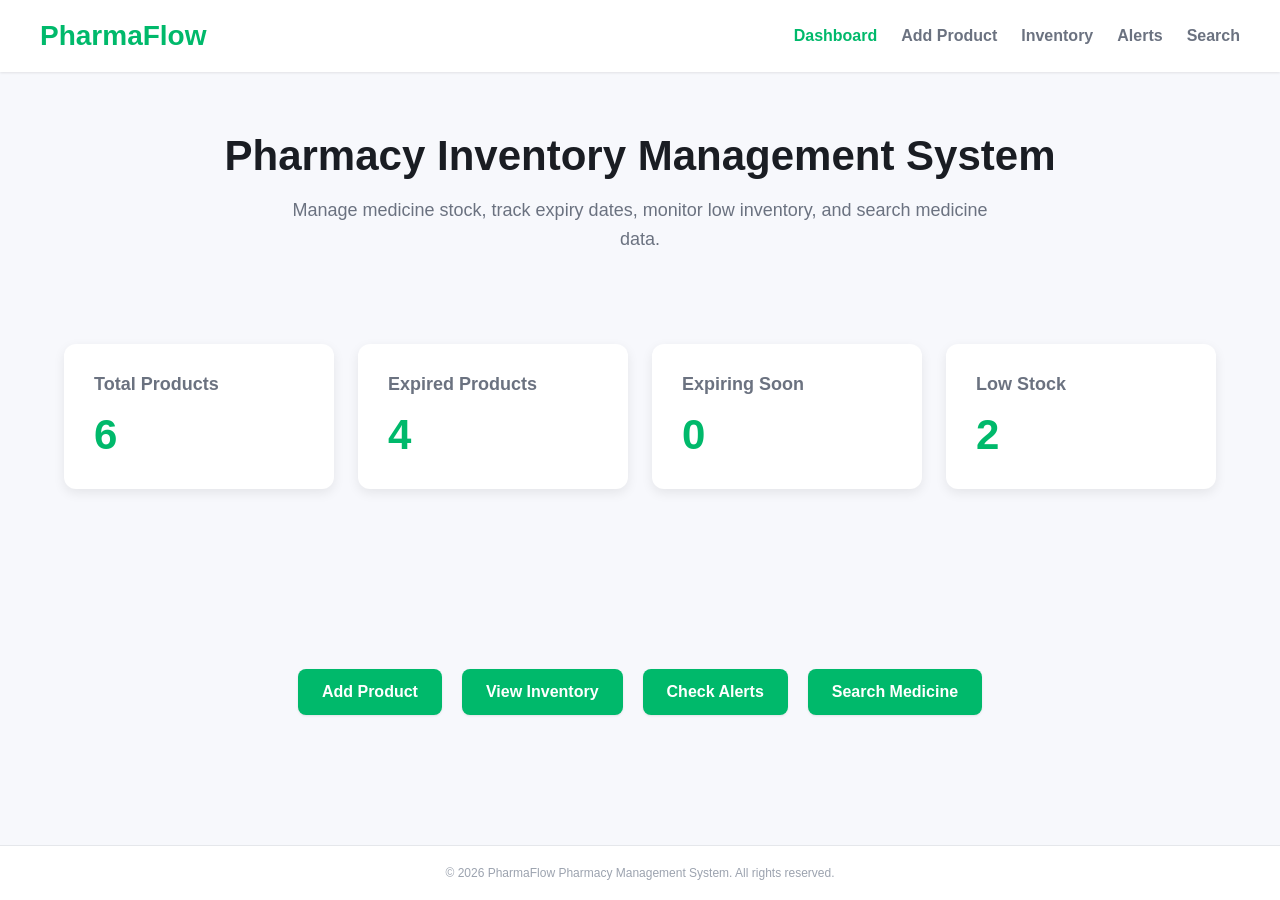
<file: index.html>
<!doctype html>
<html lang="en">
  <head>
    <meta charset="UTF-8" />
    <meta name="viewport" content="width=device-width, initial-scale=1.0" />
    <title>Pharma Inventory Dashboard</title>

    <link rel="stylesheet" href="style.css" />
  </head>

  <body>
    <!-- NAVBAR -->

    <nav class="navbar">
      <h1 class="logo">PharmaFlow</h1>

      <div class="nav-links">
        <a class="active" href="index.html">Dashboard</a>
        <a href="Product/add_product.html">Add Product</a>
        <a href="Inventory/inventory.html">Inventory</a>
        <a href="Alerts/alerts.html">Alerts</a>
        <a href="Search/search.html">Search</a>
      </div>
    </nav>

    <!-- HERO SECTION -->

    <section class="hero">
      <h2>Pharmacy Inventory Management System</h2>
      <p>
        Manage medicine stock, track expiry dates, monitor low inventory, and
        search medicine data.
      </p>
    </section>

    <!-- DASHBOARD CARDS -->

    <section class="dashboard-container">
      <div class="card">
        <h3>Total Products</h3>
        <p id="total-products">0</p>
      </div>

      <div class="card">
        <h3>Expired Products</h3>
        <p id="expired-products">0</p>
      </div>

      <div class="card">
        <h3>Expiring Soon</h3>
        <p id="expiring-products">0</p>
      </div>

      <div class="card">
        <h3>Low Stock</h3>
        <p id="low-stock-products">0</p>
      </div>
    </section>

    <!-- QUICK ACTION BUTTONS -->

    <section class="actions">
      <a href="Product/add_product.html" class="btn"> Add Product </a>

      <a href="Inventory/inventory.html" class="btn"> View Inventory </a>

      <a href="Alerts/alerts.html" class="btn"> Check Alerts </a>

      <a href="Search/search.html" class="btn"> Search Medicine </a>
    </section>

    <div class="footer">
      © 2026 PharmaFlow Pharmacy Management System. All rights reserved.
    </div>

    <script src="storage.js"></script>

    <script>
      const products = getProducts();

      /* ---------- TOTAL PRODUCTS ---------- */

      const totalProducts = products.length;

      document.getElementById("total-products").innerText = totalProducts;

      const today = new Date();
      today.setHours(0, 0, 0, 0);

      /* ---------- EXPIRED PRODUCTS ---------- */

      const expiredProducts = products.filter((product) => {
        const expiryDate = parseDateOnly(product.expiry);

        if (!expiryDate) {
          return false;
        }

        return expiryDate < today;
      });

      document.getElementById("expired-products").innerText =
        expiredProducts.length;

      /* ---------- EXPIRING SOON ---------- */

      const expiringSoon = products.filter((product) => {
        const expiryDate = parseDateOnly(product.expiry);

        if (!expiryDate) {
          return false;
        }

        const difference = (expiryDate - today) / (1000 * 60 * 60 * 24);

        return difference <= 7 && difference >= 0;
      });

      document.getElementById("expiring-products").innerText =
        expiringSoon.length;

      /* ---------- LOW STOCK ---------- */

      const lowStock = products.filter((product) => product.quantity < 5);

      document.getElementById("low-stock-products").innerText = lowStock.length;
    </script>
  </body>
</html>
</file>
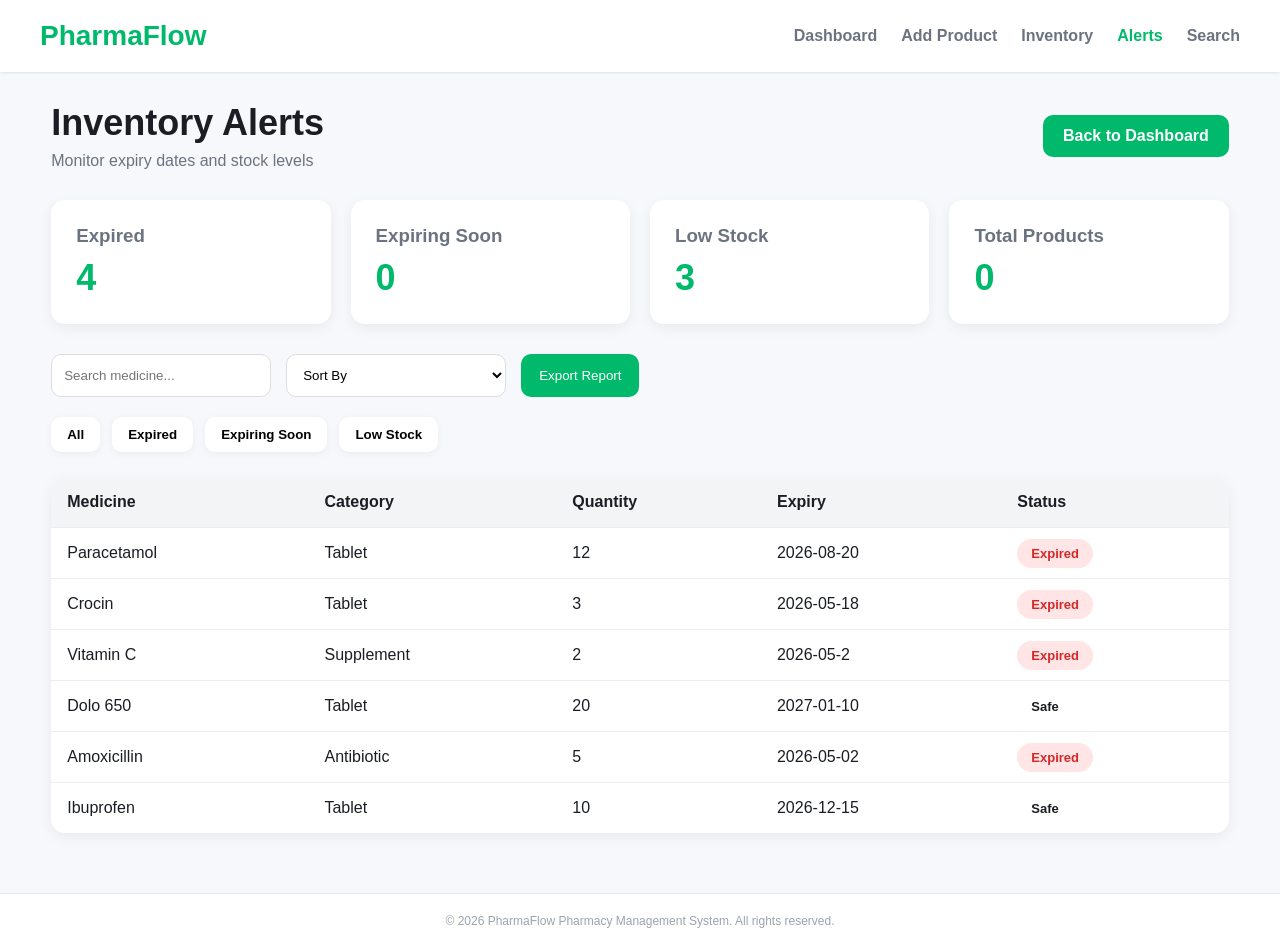
<file: Alerts/alerts.html>
<!doctype html>
<html lang="en">
  <head>
    <meta charset="UTF-8" />
    <meta name="viewport" content="width=device-width, initial-scale=1.0" />
    <title>Inventory Alerts</title>
    <link rel="stylesheet" href="../style.css" />
    <link rel="stylesheet" href="alert.css" />
  </head>
  <body>
    <!-- NAVBAR -->
    <nav class="navbar">
      <h1 class="logo">PharmaFlow</h1>
      <div class="nav-links">
        <a href="../index.html"> Dashboard </a>
        <a href="../Product/add_product.html"> Add Product </a>
        <a href="../Inventory/inventory.html"> Inventory </a>
        <a class="active" href="../Alerts/alerts.html"> Alerts </a>
        <a href="../Search/search.html"> Search </a>
      </div>
    </nav>
    <div class="container">
      <!-- HEADER -->
      <div class="page-header">
        <div>
          <h1 class="page-title">Inventory Alerts</h1>
          <p class="page-subtitle">Monitor expiry dates and stock levels</p>
        </div>
        <a href="../index.html" class="back-btn"> Back to Dashboard </a>
      </div>
      <!-- SUMMARY CARDS -->
      <div class="summary-grid">
        <div class="summary-card" onclick="filterAlerts('expired')">
          <h3>Expired</h3>
          <p id="expired-count">0</p>
        </div>
        <div class="summary-card" onclick="filterAlerts('expiring')">
          <h3>Expiring Soon</h3>
          <p id="expiring-count">0</p>
        </div>
        <div class="summary-card" onclick="filterAlerts('lowstock')">
          <h3>Low Stock</h3>
          <p id="lowstock-count">0</p>
        </div>
        <div class="summary-card" onclick="filterAlerts('all')">
          <h3>Total Products</h3>
          <p id="total-count">0</p>
        </div>
      </div>
      <!-- CONTROLS -->
      <div class="controls">
        <input type="text" id="search" placeholder="Search medicine..." />
        <select id="sort">
          <option value="">Sort By</option>
          <option value="name">Alphabetically</option>
          <option value="quantity">Quantity</option>
          <option value="expiry">Expiry Date</option>
        </select>
        <button class="export-btn" id="export-btn">Export Report</button>
      </div>
      <!-- FILTER BUTTONS -->
      <div class="filter-buttons">
        <button onclick="filterAlerts('all')">All</button>
        <button onclick="filterAlerts('expired')">Expired</button>
        <button onclick="filterAlerts('expiring')">Expiring Soon</button>
        <button onclick="filterAlerts('lowstock')">Low Stock</button>
      </div>
      <!-- TABLE -->
      <div class="table-container">
        <table>
          <thead>
            <tr>
              <th>Medicine</th>
              <th>Category</th>
              <th>Quantity</th>
              <th>Expiry</th>
              <th>Status</th>
            </tr>
          </thead>
          <tbody id="table-body"></tbody>
        </table>
      </div>
      <!-- EMPTY STATE -->
      <div id="empty-state" class="empty-state">✅ No products found</div>
      <!-- TOAST -->
      <div id="toast" class="toast">Expired medicines found!</div>
    </div>
    <div class="footer">
      © 2026 PharmaFlow Pharmacy Management System. All rights reserved.
    </div>
    <script src="../storage.js"></script>
    <script src="alert.js"></script>
  </body>
</html>
</file>
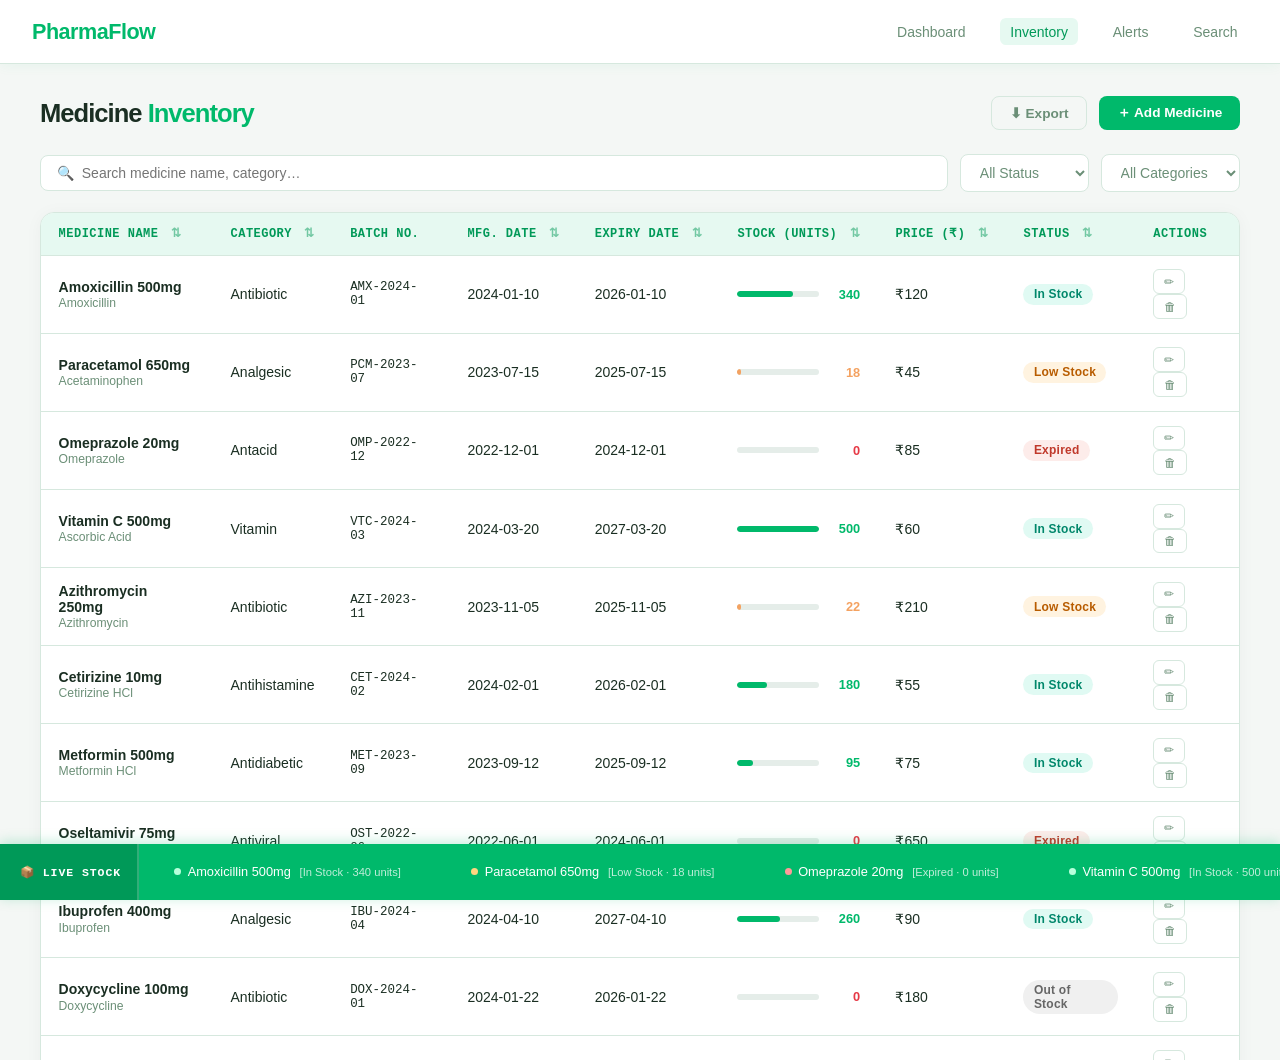
<file: Inventory/inventory.html>
<!DOCTYPE html>
<html lang="en">
<head>
  <meta charset="UTF-8" />
  <meta name="viewport" content="width=device-width, initial-scale=1.0"/>
  <title>PharmaFlow – Inventory</title>
  <link rel="stylesheet" href="inventory.css"/>
</head>
<body>

  <!-- TOP HEADER -->
  <header>
    <div class="logo">PharmaFlow</div>
    <nav class="top-nav">
      <a href="#">Dashboard</a>
      <a href="#" class="active">Inventory</a>
      <a href="#">Alerts</a>
      <a href="#">Search</a>
    </nav>
  </header>

  <!-- MAIN CONTENT -->
  <main>
    <div class="page-head">
      <h1>Medicine <span>Inventory</span></h1>
      <div class="top-actions">
        <button class="btn btn-outline">⬇ Export</button>
        <button class="btn btn-primary">＋ Add Medicine</button>
      </div>
    </div>

    <!-- SEARCH & FILTER -->
    <div class="search-bar">
      <input type="text" id="searchInput" placeholder="🔍  Search medicine name, category…" oninput="filterTable()"/>
      <select id="filterStatus" onchange="filterTable()">
        <option value="">All Status</option>
        <option value="In Stock">In Stock</option>
        <option value="Low Stock">Low Stock</option>
        <option value="Expired">Expired</option>
        <option value="Out of Stock">Out of Stock</option>
      </select>
      <select id="filterCat" onchange="filterTable()">
        <option value="">All Categories</option>
        <option value="Antibiotic">Antibiotic</option>
        <option value="Analgesic">Analgesic</option>
        <option value="Antacid">Antacid</option>
        <option value="Vitamin">Vitamin</option>
        <option value="Antiviral">Antiviral</option>
        <option value="Antiseptic">Antiseptic</option>
        <option value="Antihistamine">Antihistamine</option>
        <option value="Antidiabetic">Antidiabetic</option>
      </select>
    </div>

    <!-- INVENTORY TABLE -->
    <div class="table-wrap">
      <table id="inventoryTable">
        <thead>
          <tr>
            <th onclick="sortTable(0)">Medicine Name <span class="sort-icon">⇅</span></th>
            <th onclick="sortTable(1)">Category <span class="sort-icon">⇅</span></th>
            <th onclick="sortTable(2)">Batch No.</th>
            <th onclick="sortTable(3)">Mfg. Date <span class="sort-icon">⇅</span></th>
            <th onclick="sortTable(4)">Expiry Date <span class="sort-icon">⇅</span></th>
            <th onclick="sortTable(5)">Stock (units) <span class="sort-icon">⇅</span></th>
            <th onclick="sortTable(6)">Price (₹) <span class="sort-icon">⇅</span></th>
            <th onclick="sortTable(7)">Status <span class="sort-icon">⇅</span></th>
            <th>Actions</th>
          </tr>
        </thead>
        <tbody id="tableBody">
          <!-- Rows injected by app.js -->
        </tbody>
      </table>
    </div>
  </main>

  <!-- TICKER BOTTOM NAVBAR -->
  <div class="ticker-nav">
    <div class="ticker-label">📦 Live Stock</div>
    <div class="ticker-track">
      <div class="ticker-inner" id="ticker"></div>
    </div>
  </div>

  <script src="inventory.js"></script>
</body>
</html>
</file>
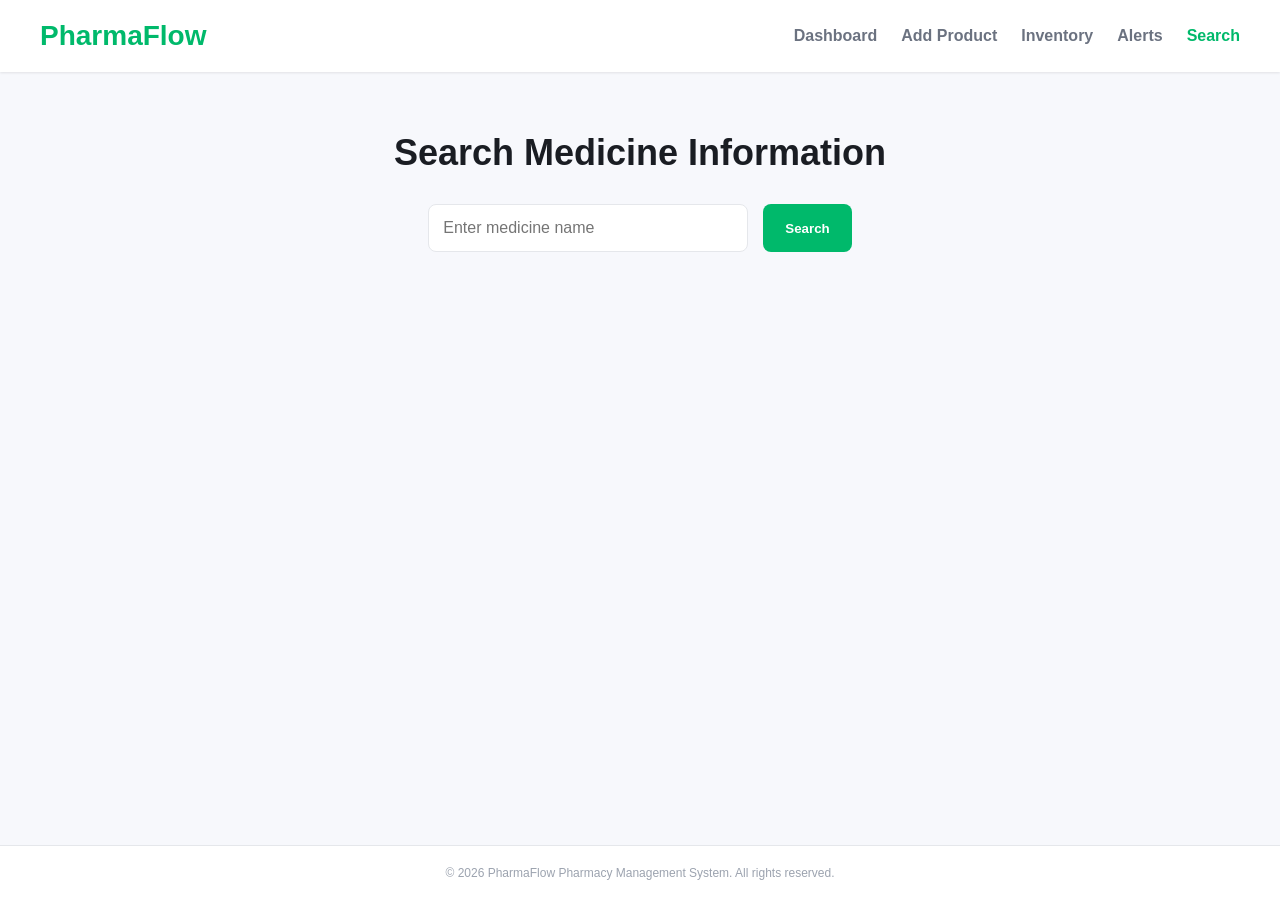
<file: Search/search.html>
<!doctype html>
<html lang="en">
  <head>
    <meta charset="UTF-8" />
    <meta name="viewport" content="width=device-width, initial-scale=1.0" />
    <title>Medicine Search</title>

    <link rel="stylesheet" href="../style.css" />
    <link rel="stylesheet" href="search.css" />
  </head>

  <body>
    <nav class="navbar">
      <h1 class="logo">PharmaFlow</h1>

      <div class="nav-links">
        <a href="../index.html">Dashboard</a>
        <a href="../Product/add_product.html">Add Product</a>
        <a href="../Inventory/inventory.html">Inventory</a>
        <a href="../Alerts/alerts.html">Alerts</a>
        <a class="active" href="../Search/search.html">Search</a>
      </div>
    </nav>

    <section class="search-container">
      <h2>Search Medicine Information</h2>

      <div class="search-box">
        <input
          type="text"
          id="medicine-input"
          placeholder="Enter medicine name"
        />
        <button onclick="searchMedicine()">Search</button>
      </div>
    </section>

    <section id="result-container"></section>

    <div class="footer">
      © 2026 PharmaFlow Pharmacy Management System. All rights reserved.
    </div>

    <script src="search.js"></script>
  </body>
</html>
</file>
<file: style.css>
:root {
  --primary: #00b96b;
  --primary-light: #e8faf3;
  --primary-dark: #009a59;
  --secondary: #6c47ff;
  --accent-orange: #ff8c00;
  --accent-red: #ff4d4d;
  --accent-blue: #3b82f6;
  --accent-purple: #8b5cf6;
  --bg: #f7f8fc;
  --sidebar-bg: #ffffff;
  --card-bg: #ffffff;
  --text-main: #1a1d23;
  --text-sub: #6b7280;
  --text-muted: #9ca3af;
  --border: #e5e7eb;
  --border-light: #f3f4f6;
  --shadow-sm: 0 1px 3px rgba(0, 0, 0, 0.06), 0 1px 2px rgba(0, 0, 0, 0.04);

  --shadow-md: 0 4px 12px rgba(0, 0, 0, 0.08);

  --shadow-lg: 0 10px 30px rgba(0, 0, 0, 0.1);

  --radius: 12px;
  --radius-sm: 8px;
  --radius-xs: 6px;

  --sidebar-width: 220px;
}

* {
  margin: 0;
  padding: 0;
  box-sizing: border-box;
}

body {
  font-family: "Plus Jakarta Sans", sans-serif;
  background: var(--bg);
  color: var(--text-main);
  min-height: 100vh;
  display: flex;
  flex-direction: column;
}

/* ---------- NAVBAR ---------- */

.navbar {
  background: var(--sidebar-bg);

  padding: 20px 40px;

  display: flex;
  justify-content: space-between;
  align-items: center;

  box-shadow: var(--shadow-sm);
}

.logo {
  color: var(--primary);
  font-size: 28px;
  font-weight: 700;
}

.nav-links {
  display: flex;
  gap: 24px;
}

.nav-links a {
  text-decoration: none;
  color: var(--text-sub);

  font-weight: 600;

  transition: 0.3s;
}

.nav-links a:hover {
  color: var(--primary);
}
.nav-links a.active {
  color: var(--primary);
}

/* ---------- HERO ---------- */

.hero {
  padding: 60px 20px;

  text-align: center;
}

.hero h2 {
  font-size: 42px;
  margin-bottom: 16px;

  color: var(--text-main);
}

.hero p {
  color: var(--text-sub);

  max-width: 700px;
  margin: auto;

  line-height: 1.6;

  font-size: 18px;
}

/* ---------- DASHBOARD ---------- */

.dashboard-container {
  width: 90%;
  margin: auto;

  display: grid;

  grid-template-columns: repeat(auto-fit, minmax(220px, 1fr));

  gap: 24px;

  margin-top: 30px;
}

/* ---------- CARDS ---------- */

.card {
  background: var(--card-bg);

  padding: 30px;

  border-radius: var(--radius);

  box-shadow: var(--shadow-md);

  transition: 0.3s;
}

.card:hover {
  transform: translateY(-5px);
}

.card h3 {
  color: var(--text-sub);

  margin-bottom: 16px;

  font-size: 18px;
}

.card p {
  font-size: 42px;
  font-weight: bold;

  color: var(--primary);
}

/* ---------- ACTION BUTTONS ---------- */

.actions {
  margin-top: 50px;

  display: flex;
  justify-content: center;
  gap: 20px;

  flex-wrap: wrap;
}

.btn {
  text-decoration: none;

  background: var(--primary);
  color: white;

  padding: 14px 24px;

  border-radius: var(--radius-sm);

  font-weight: 600;

  transition: 0.3s;

  box-shadow: var(--shadow-sm);
}

.btn:hover {
  background: var(--primary-dark);
}

/* ---------- FOOTER ---------- */

.footer {
  margin-top: auto;
  padding: 20px;
  text-align: center;
  font-size: 12px;
  color: var(--text-muted);
  background: #fff;
  border-top: 1px solid var(--border);
}

/* ---------- RESPONSIVE ---------- */

@media (max-width: 768px) {
  .navbar {
    flex-direction: column;
    gap: 20px;
  }

  .nav-links {
    flex-wrap: wrap;
    justify-content: center;
  }

  .hero h2 {
    font-size: 32px;
  }
}
</file>
<file: Alerts/alert.css>
body {
  background: #f7f8fc;
  font-family: "Plus Jakarta Sans", sans-serif;
  min-height: 100vh;
  display: flex;
  flex-direction: column;
}
.nav-links a.active {
  color: var(--primary);
}

.footer {
  margin-top: auto;
  padding: 20px;
  text-align: center;
  font-size: 12px;
  color: #9ca3af;
  background: #fff;
  border-top: 1px solid #e5e7eb;
}

.container {
  width: 92%;
  margin: auto;
  padding: 30px 0 60px;
  flex: 1;
}

.page-header {
  display: flex;
  justify-content: space-between;
  align-items: center;
  margin-bottom: 30px;
  gap: 20px;
  flex-wrap: wrap;
}

.page-title {
  font-size: 36px;
  color: #1a1d23;
}

.page-subtitle {
  color: #6b7280;
  margin-top: 8px;
}

.back-btn {
  background: #00b96b;
  color: white;
  padding: 12px 20px;
  border-radius: 10px;
  text-decoration: none;
  font-weight: 600;
}

.summary-grid {
  display: grid;
  grid-template-columns: repeat(auto-fit, minmax(220px, 1fr));

  gap: 20px;
  margin-bottom: 30px;
}

.summary-card {
  background: white;
  padding: 25px;
  border-radius: 14px;
  box-shadow: 0 4px 14px rgba(0, 0, 0, 0.06);
  cursor: pointer;
  transition: 0.3s;
}

.summary-card:hover {
  transform: translateY(-4px);
}

.summary-card h3 {
  color: #6b7280;
  margin-bottom: 10px;
}

.summary-card p {
  font-size: 36px;
  color: #00b96b;
  font-weight: bold;
}

.controls {
  display: flex;
  gap: 15px;
  flex-wrap: wrap;
  margin-bottom: 20px;
}

#search,
#sort {
  padding: 12px;
  border: 1px solid #ddd;
  border-radius: 10px;
  background: white;
  min-width: 220px;
}

.export-btn {
  background: #00b96b;
  color: white;
  border: none;
  padding: 12px 18px;
  border-radius: 10px;
  cursor: pointer;
}

.filter-buttons {
  display: flex;
  gap: 12px;
  margin-bottom: 25px;
  flex-wrap: wrap;
}

.filter-buttons button {
  padding: 10px 16px;
  border: none;
  background: white;
  border-radius: 10px;
  cursor: pointer;
  font-weight: 600;
  box-shadow: 0 2px 8px rgba(0, 0, 0, 0.05);
}

.table-container {
  overflow-x: auto;
  background: white;
  border-radius: 14px;
  box-shadow: 0 4px 14px rgba(0, 0, 0, 0.06);
}

table {
  width: 100%;
  border-collapse: collapse;
}

th {
  background: #f3f4f6;
  padding: 16px;
  text-align: left;
}

td {
  padding: 16px;
  border-top: 1px solid #eee;
}

.badge {
  padding: 7px 14px;
  border-radius: 30px;
  font-size: 13px;
  font-weight: 600;
}

.expired {
  background: #ffe5e5;
  color: #d62828;
}

.expiring {
  background: #fff4d6;
  color: #ff9800;
}

.lowstock {
  background: #e3fcef;
  color: #00b96b;
}

.empty-state {
  margin-top: 25px;
  background: white;
  padding: 20px;
  border-radius: 14px;
  text-align: center;
  display: none;
}

.toast {
  position: fixed;
  bottom: 30px;
  right: 30px;
  background: #1a1d23;
  color: white;
  padding: 15px 20px;
  border-radius: 12px;
  display: none;
}

@media (max-width: 768px) {
  .page-header {
    flex-direction: column;
    align-items: flex-start;
  }

  .controls {
    flex-direction: column;
  }

  #search,
  #sort {
    width: 100%;
  }
}
</file>
<file: Inventory/inventory.css>
/* ── CSS VARIABLES ───────────────────────────────────────── */
:root {
  --green:    #00b96b;
  --green-dk: #009958;
  --green-lt: #e6f9f1;
  --bg:       #f4f7f5;
  --surface:  #ffffff;
  --border:   #d6e8de;
  --text:     #1a2e22;
  --muted:    #6b8f77;
  --danger:   #e63946;
  --warn:     #f4a261;
  --nav-h:    56px;
  --header-h: 64px;
}

*, *::before, *::after { box-sizing: border-box; margin: 0; padding: 0; }

body {
  font-family: 'Plus Jakarta Sans', sans-serif;
  background: var(--bg);
  color: var(--text);
  min-height: 100vh;
  display: flex;
  flex-direction: column;
}

/* ── TOP HEADER ──────────────────────────────────────────── */
header {
  height: var(--header-h);
  background: var(--surface);
  border-bottom: 1.5px solid var(--border);
  display: flex;
  align-items: center;
  justify-content: space-between;
  padding: 0 2rem;
  position: sticky;
  top: 0;
  z-index: 100;
  box-shadow: 0 2px 12px rgba(0,185,107,.06);
}

.logo {
  font-family: 'Plus Jakarta Sans', sans-serif;
  font-size: 1.35rem;
  font-weight: 700;
  color: var(--green);
  letter-spacing: -0.5px;
}
.logo span { color: var(--text); }

nav.top-nav { display: flex; gap: 1.5rem; align-items: center; }
nav.top-nav a {
  text-decoration: none;
  color: var(--muted);
  font-size: .875rem;
  font-weight: 500;
  padding: .35rem .65rem;
  border-radius: 6px;
  transition: background .18s, color .18s;
}
nav.top-nav a:hover,
nav.top-nav a.active {
  background: var(--green-lt);
  color: var(--green-dk);
}

/* ── MAIN ────────────────────────────────────────────────── */
main {
  flex: 1;
  padding: 2rem 2.5rem;
}

.page-head {
  display: flex;
  align-items: center;
  justify-content: space-between;
  margin-bottom: 1.5rem;
  flex-wrap: wrap;
  gap: 1rem;
}

.page-head h1 {
  font-family: 'Plus Jakarta Sans', sans-serif;
  font-size: 1.6rem;
  font-weight: 700;
  letter-spacing: -1px;
  color: var(--text);
}
.page-head h1 span { color: var(--green); }

.top-actions { display: flex; gap: .75rem; }

/* ── BUTTONS ─────────────────────────────────────────────── */
.btn {
  display: inline-flex;
  align-items: center;
  gap: .4rem;
  padding: .5rem 1.1rem;
  border-radius: 8px;
  font-size: .85rem;
  font-weight: 600;
  cursor: pointer;
  border: none;
  transition: transform .15s, box-shadow .15s;
}
.btn:hover { transform: translateY(-1px); box-shadow: 0 4px 14px rgba(0,0,0,.1); }

.btn-primary { background: var(--green); color: #fff; }
.btn-primary:hover { background: var(--green-dk); }

.btn-outline {
  background: transparent;
  border: 1.5px solid var(--border);
  color: var(--muted);
}
.btn-outline:hover { border-color: var(--green); color: var(--green); }

/* ── SEARCH BAR ──────────────────────────────────────────── */
.search-bar {
  display: flex;
  align-items: center;
  gap: .75rem;
  margin-bottom: 1.25rem;
  flex-wrap: wrap;
}

.search-bar input {
  flex: 1;
  min-width: 220px;
  padding: .55rem 1rem;
  border: 1.5px solid var(--border);
  border-radius: 8px;
  font-size: .875rem;
  font-family: 'Plus Jakarta Sans', sans-serif;
  background: var(--surface);
  color: var(--text);
  outline: none;
  transition: border-color .2s;
}
.search-bar input:focus { border-color: var(--green); }

.search-bar select {
  padding: .55rem .9rem;
  border: 1.5px solid var(--border);
  border-radius: 8px;
  font-size: .875rem;
  font-family: 'Plus Jakarta Sans', sans-serif;
  background: var(--surface);
  color: var(--muted);
  cursor: pointer;
  outline: none;
}

/* ── TABLE ───────────────────────────────────────────────── */
.table-wrap {
  background: var(--surface);
  border-radius: 14px;
  border: 1.5px solid var(--border);
  overflow: hidden;
  box-shadow: 0 2px 18px rgba(0,0,0,.04);
}

table {
  width: 100%;
  border-collapse: collapse;
  font-size: .875rem;
}

thead th {
  background: var(--green-lt);
  color: var(--green-dk);
  font-family: '', monospace;
  font-size: .75rem;
  font-weight: 700;
  letter-spacing: .04em;
  text-transform: uppercase;
  padding: .85rem 1.1rem;
  text-align: left;
  border-bottom: 1.5px solid var(--border);
  white-space: nowrap;
  cursor: pointer;
  user-select: none;
}
thead th:hover { background: #d0f0e2; }
thead th .sort-icon { margin-left: .3rem; opacity: .5; }

tbody tr {
  border-bottom: 1px solid var(--border);
  transition: background .14s;
}
tbody tr:last-child { border-bottom: none; }
tbody tr:hover { background: #f8fdfb; }

td {
  padding: .85rem 1.1rem;
  color: var(--text);
  vertical-align: middle;
}

.med-name    { font-weight: 600; color: var(--text); }
.med-generic { font-size: .76rem; color: var(--muted); margin-top: .1rem; }

/* ── BADGES ──────────────────────────────────────────────── */
.badge {
  display: inline-block;
  padding: .2rem .65rem;
  border-radius: 20px;
  font-size: .75rem;
  font-weight: 600;
  letter-spacing: .02em;
}
.badge-ok     { background: #e0faf3; color: #00876b; }
.badge-warn   { background: #fff3e0; color: #b85c00; }
.badge-danger { background: #fdecea; color: #c0392b; }
.badge-out    { background: #f0f0f0; color: #666; }

/* ── STOCK BAR ───────────────────────────────────────────── */
.stock-cell { min-width: 130px; }
.stock-row  { display: flex; align-items: center; gap: .55rem; }
.stock-bar  { flex: 1; height: 6px; background: #e5ede9; border-radius: 4px; overflow: hidden; }
.stock-fill { height: 100%; border-radius: 4px; transition: width .4s; }
.stock-num  { font-size: .8rem; font-weight: 600; width: 32px; text-align: right; }

.fill-ok     { background: var(--green); }
.fill-warn   { background: var(--warn); }
.fill-danger { background: var(--danger); }

/* ── ACTION BUTTONS ──────────────────────────────────────── */
.act-btn {
  background: none;
  border: 1px solid var(--border);
  border-radius: 6px;
  padding: .28rem .6rem;
  font-size: .75rem;
  color: var(--muted);
  cursor: pointer;
  transition: all .15s;
}
.act-btn:hover { border-color: var(--green); color: var(--green); }

/* ── TICKER BOTTOM NAVBAR ────────────────────────────────── */
.ticker-nav {
  height: var(--nav-h);
  background: var(--green);
  color: #fff;
  display: flex;
  align-items: center;
  overflow: hidden;
  position: sticky;
  bottom: 0;
  z-index: 100;
  box-shadow: 0 -2px 12px rgba(0,185,107,.25);
}

.ticker-label {
  flex-shrink: 0;
  padding: 0 1rem 0 1.25rem;
  font-family: 'Space Mono', monospace;
  font-size: .72rem;
  font-weight: 700;
  letter-spacing: .08em;
  text-transform: uppercase;
  background: var(--green-dk);
  height: 100%;
  display: flex;
  align-items: center;
  white-space: nowrap;
  border-right: 2px solid rgba(255,255,255,.2);
}

.ticker-track { overflow: hidden; flex: 1; }

.ticker-inner {
  display: flex;
  animation: ticker 32s linear infinite;
  white-space: nowrap;
}

.ticker-item {
  display: inline-flex;
  align-items: center;
  gap: .4rem;
  padding: 0 2.2rem;
  font-size: .8rem;
  font-weight: 500;
}

.ticker-item .dot {
  width: 7px; height: 7px;
  border-radius: 50%;
  background: rgba(255,255,255,.5);
  flex-shrink: 0;
}
.ticker-item.t-ok   .dot { background: #b8ffdc; }
.ticker-item.t-warn .dot { background: #ffd580; }
.ticker-item.t-exp  .dot { background: #ff9a9a; }

.ticker-item .t-status { font-size: .7rem; opacity: .75; margin-left: .15rem; }

@keyframes ticker {
  0%   { transform: translateX(0); }
  100% { transform: translateX(-50%); }
}

/* ── RESPONSIVE ──────────────────────────────────────────── */
@media (max-width: 700px) {
  main { padding: 1.2rem 1rem; }
  .page-head h1 { font-size: 1.2rem; }
  thead th, td { padding: .65rem .7rem; }
}
</file>
<file: Search/search.css>
body {
  min-height: 100vh;
  display: flex;
  flex-direction: column;
}

.search-container {
  flex: 1;
  width: 90%;
  margin: auto;

  text-align: center;

  margin-top: 60px;
}
.nav-links a.active {
  color: var(--primary);
}

.search-container h2 {
  margin-bottom: 30px;

  font-size: 36px;
}

.search-box {
  display: flex;
  justify-content: center;

  gap: 15px;

  flex-wrap: wrap;
}

.search-box input {
  width: 320px;

  padding: 14px;

  border: 1px solid var(--border);

  border-radius: var(--radius-sm);

  outline: none;

  font-size: 16px;
}

.search-box button {
  padding: 14px 22px;

  border: none;

  background: var(--primary);

  color: white;

  border-radius: var(--radius-sm);

  cursor: pointer;

  font-weight: 600;
}

.search-box button:hover {
  background: var(--primary-dark);
}

/* ---------- RESULT ---------- */

#result-container {
  width: 80%;
  margin: 40px auto;
}

.result-card {
  background: white;

  padding: 30px;

  border-radius: var(--radius);

  box-shadow: var(--shadow-md);

  line-height: 1.8;
}

.result-card h3 {
  margin-bottom: 20px;

  color: var(--primary);
}

/* ---------- FOOTER ---------- */

.footer {
  margin-top: auto;
  padding: 20px;
  text-align: center;
  font-size: 12px;
  color: var(--text-muted);
  background: #fff;
  border-top: 1px solid var(--border);
}
</file>
